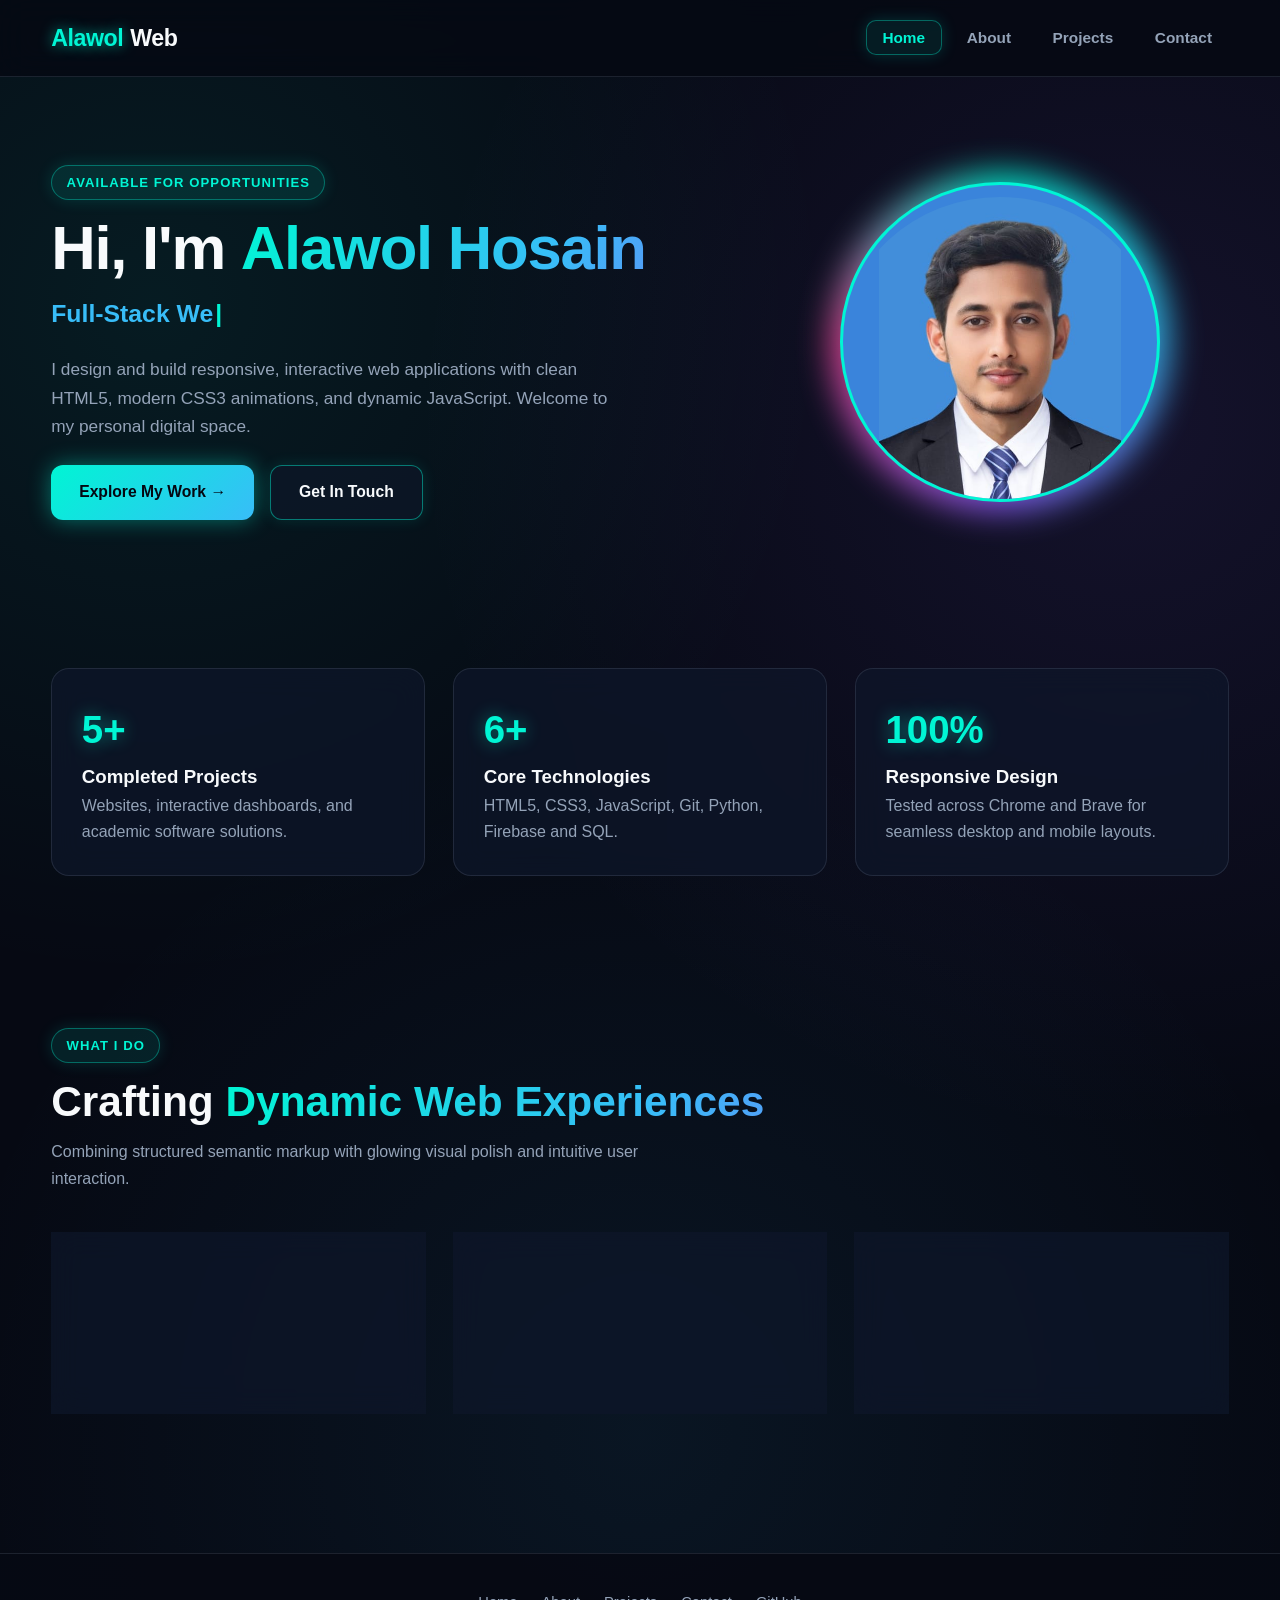
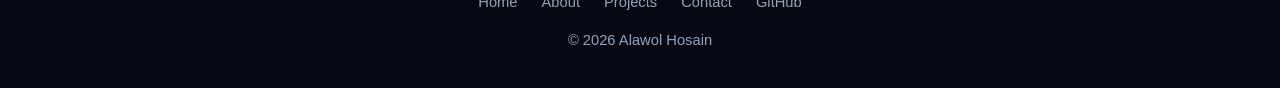
<file: index.html>
<!doctype html>
<html lang="en">
  <head>
    <meta charset="UTF-8" />
    <meta name="viewport" content="width=device-width, initial-scale=1.0" />
    <title>Alawol Hosain | Personal Portfolio - Home</title>
    <link rel="stylesheet" href="css/style.css" />
  </head>
  <body>
    <!-- COMMON NAVIGATION HEADER -->
    <header class="site-header">
      <div class="container nav-container">
        <!-- Brand Name -->
        <a href="index.html" class="brand-logo"><span>Alawol</span>Web</a>

        <button
          class="menu-toggle"
          id="menuToggle"
          aria-label="Toggle Menu"
          aria-expanded="false"
        >
          &#9776;
        </button>

        <nav aria-label="Primary Navigation">
          <ul class="nav-menu" id="navMenu">
            <li><a href="index.html" class="nav-link active">Home</a></li>
            <li><a href="about.html" class="nav-link">About</a></li>
            <li><a href="projects.html" class="nav-link">Projects</a></li>
            <li><a href="contact.html" class="nav-link">Contact</a></li>
          </ul>
        </nav>
      </div>
    </header>

    <main>
      <!-- HERO SECTION -->
      <section class="hero-section">
        <div class="container hero-grid">
          <div class="reveal">
            <span class="section-tag">Available for Opportunities</span>
            <h1 class="hero-title">
              Hi, I'm <span class="glow-text">Alawol Hosain</span>
            </h1>

            <div class="typing-wrapper" aria-live="polite">
              <span id="typingText"></span><span class="cursor">|</span>
            </div>

            <!-- Introductory Bio -->
            <p class="hero-desc">
              I design and build responsive, interactive web applications with
              clean HTML5, modern CSS3 animations, and dynamic JavaScript.
              Welcome to my personal digital space.
            </p>

            <div class="btn-group">
              <a href="projects.html" class="btn btn-glow"
                >Explore My Work &rarr;</a
              >
              <a href="contact.html" class="btn btn-outline">Get In Touch</a>
            </div>
          </div>

          <div class="hero-avatar-box reveal">
            <!-- My own photo file -->
            <img src="assets/ALAWOL.jpeg" alt="Portrait illustration" />
          </div>
        </div>
      </section>

      <!-- ANIMATED METRICS SECTION -->
      <section class="section">
        <div class="container">
          <div class="grid-3 reveal">
            <!-- 1st ANIMATED METRICS SECTION -->
            <article class="glass-card">
              <div class="stat-number" data-target="5" data-suffix="+">0</div>
              <h3>Completed Projects</h3>
              <p class="section-subtitle" style="margin-bottom: 0">
                Websites, interactive dashboards, and academic software
                solutions.
              </p>
            </article>
            <!-- 2nd ANIMATED METRICS SECTION -->
            <article class="glass-card">
              <div class="stat-number" data-target="6" data-suffix="+">0</div>
              <h3>Core Technologies</h3>
              <p class="section-subtitle" style="margin-bottom: 0">
                HTML5, CSS3, JavaScript, Git, Python, Firebase and SQL.
              </p>
            </article>
            <!-- 3rd ANIMATED METRICS SECTION -->
            <article class="glass-card">
              <div class="stat-number" data-target="100" data-suffix="%">0</div>
              <h3>Responsive Design</h3>
              <p class="section-subtitle" style="margin-bottom: 0">
                Tested across Chrome and Brave for seamless desktop and mobile
                layouts.
              </p>
            </article>
          </div>
        </div>
      </section>

      <!-- FEATURED HIGHLIGHTS SECTION -->
      <section class="section">
        <div class="container reveal">
          <span class="section-tag">What I Do</span>
          <h2 class="section-title">
            Crafting <span class="glow-text">Dynamic Web Experiences</span>
          </h2>
          <p class="section-subtitle">
            Combining structured semantic markup with glowing visual polish and
            intuitive user interaction.
          </p>

          <div class="grid-3">
            <!--1st FEATURED HIGHLIGHTS SECTION -->
            <article class="glass-card">
              <h3 class="neon-accent">01. Semantic Frontend</h3>
              <p style="margin-top: 0.6rem; color: var(--text-muted)">
                Clean, accessible HTML5 architecture using proper document
                structure, tables, lists, and forms.
              </p>
            </article>
            <!--2nd FEATURED HIGHLIGHTS SECTION -->
            <article class="glass-card">
              <h3 class="neon-accent">02. Modern CSS Styling</h3>
              <p style="margin-top: 0.6rem; color: var(--text-muted)">
                Custom keyframe animations, neon glow effects, Flexbox/Grid
                layouts, and glassmorphism cards.
              </p>
            </article>
            <!--3rd FEATURED HIGHLIGHTS SECTION -->
            <article class="glass-card">
              <h3 class="neon-accent">03. Interactive JavaScript</h3>
              <p style="margin-top: 0.6rem; color: var(--text-muted)">
                DOM manipulation, live project filtering, animated typing text,
                and client-side form validation.
              </p>
            </article>
          </div>
        </div>
      </section>
    </main>

    <!-- COMMON FOOTER -->
    <footer class="site-footer">
      <div class="container">
        <div class="footer-links">
          <a href="index.html">Home</a>
          <a href="about.html">About</a>
          <a href="projects.html">Projects</a>
          <a href="contact.html">Contact</a>
          <!-- MY GitHub URLs -->
          <a
            href="https://github.com/alawoldiu"
            target="_blank"
            rel="noopener noreferrer"
            >GitHub</a
          >
        </div>
        <!-- Copyright Name & Year -->
        <p>&copy; 2026 Alawol Hosain</p>
      </div>
    </footer>

    <script src="js/script.js"></script>
  </body>
</html>
</file>
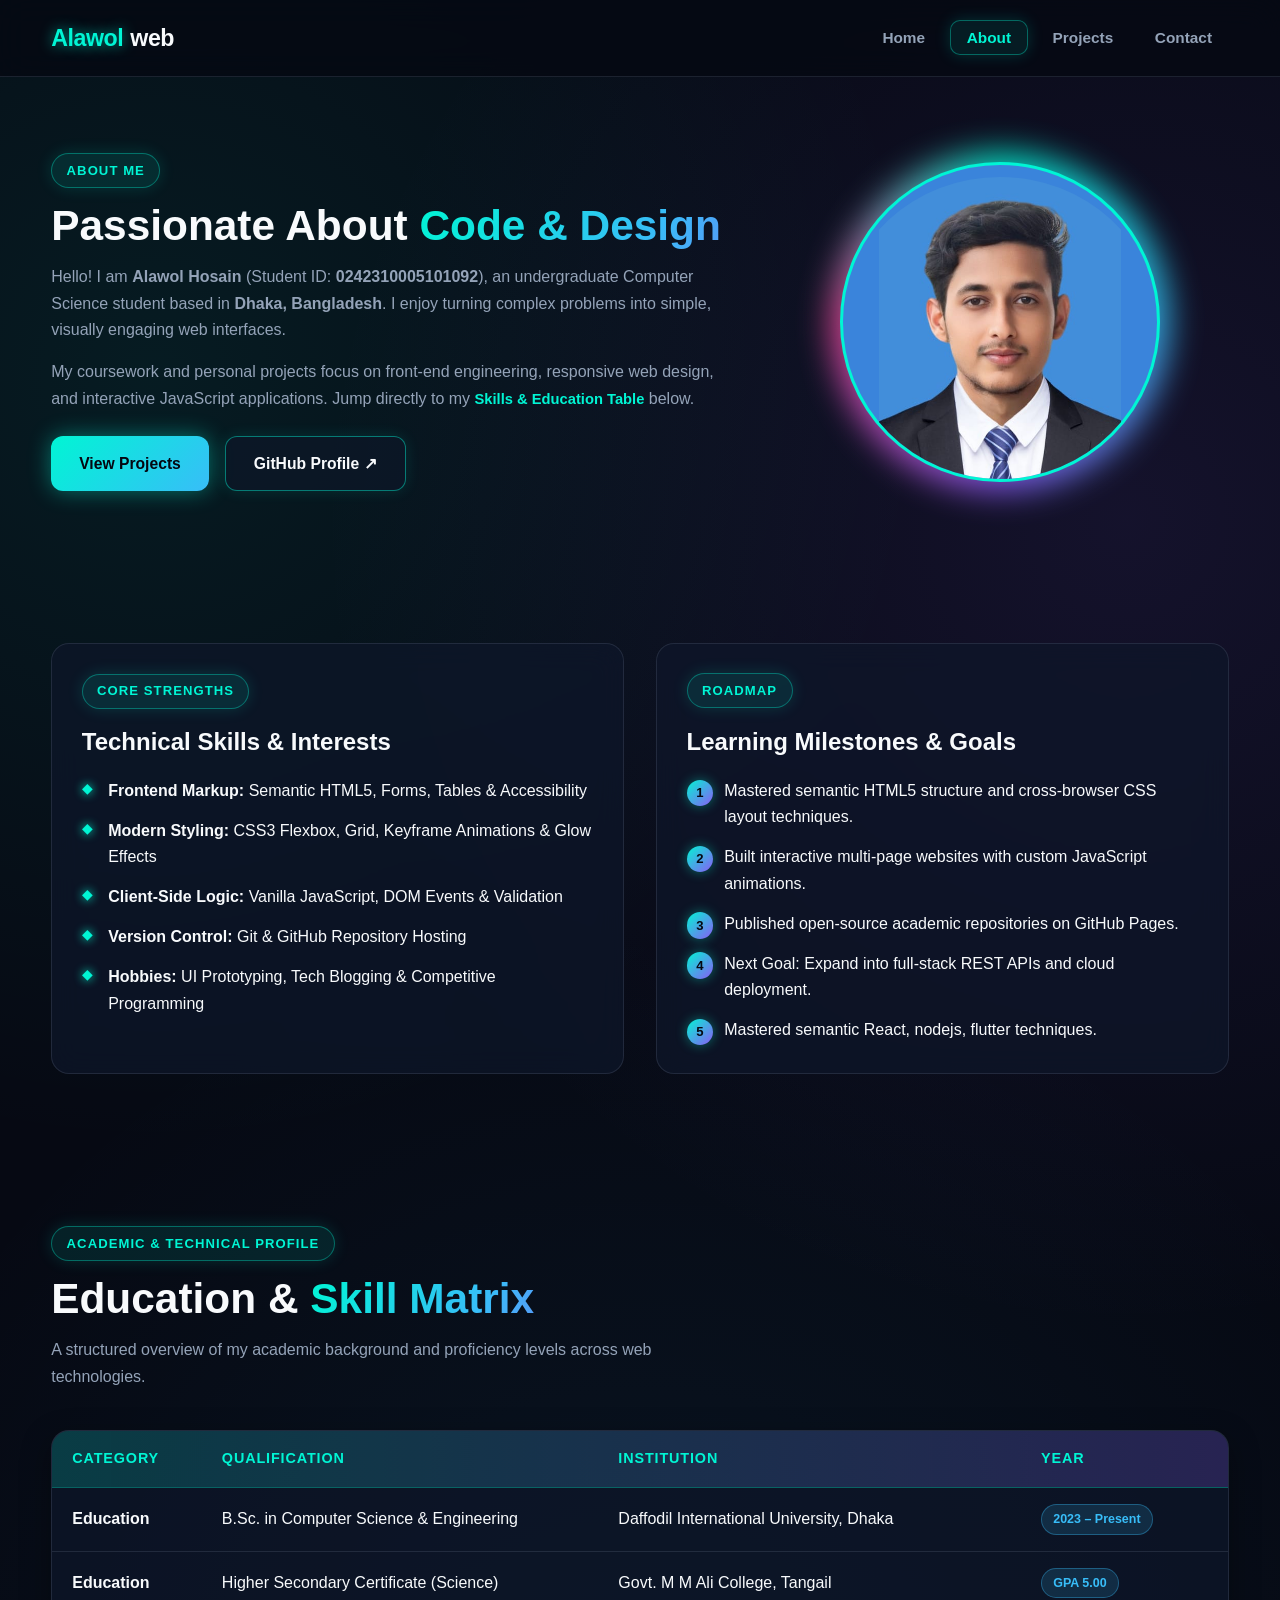
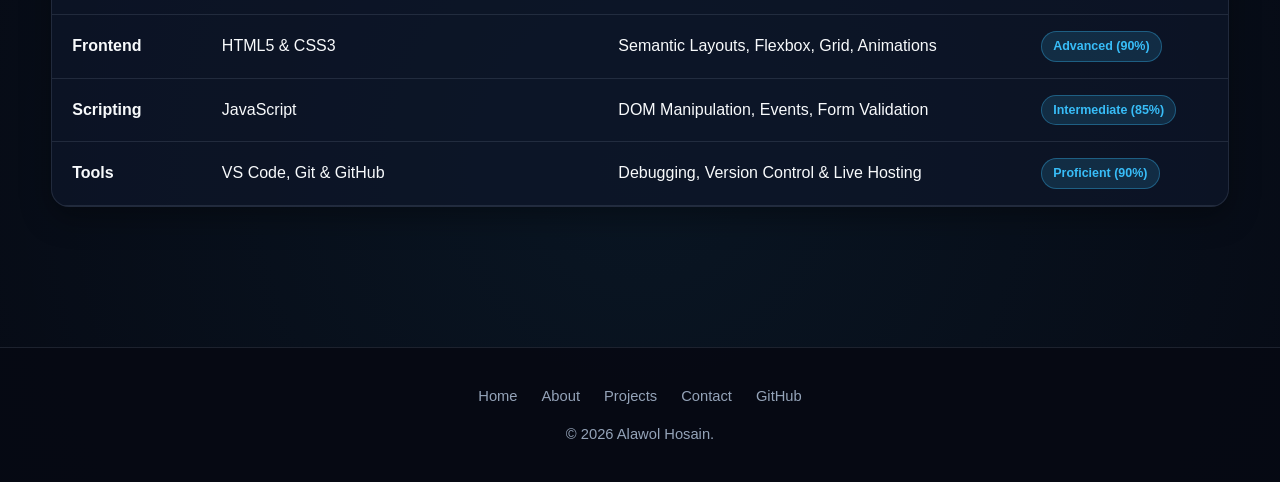
<file: about.html>
<!doctype html>
<html lang="en">
  <head>
    <meta charset="UTF-8" />
    <meta name="viewport" content="width=device-width, initial-scale=1.0" />
    <title>Alawol Hosain | About &amp; Skills</title>
    <link rel="stylesheet" href="css/style.css" />
  </head>
  <body>
    <!-- COMMON NAVIGATION HEADER -->
    <header class="site-header">
      <div class="container nav-container">
        <a href="index.html" class="brand-logo"><span>Alawol</span>web</a>
        <button
          class="menu-toggle"
          id="menuToggle"
          aria-label="Toggle Menu"
          aria-expanded="false"
        >
          &#9776;
        </button>
        <nav aria-label="Primary Navigation">
          <ul class="nav-menu" id="navMenu">
            <li><a href="index.html" class="nav-link">Home</a></li>
            <li><a href="about.html" class="nav-link active">About</a></li>
            <li><a href="projects.html" class="nav-link">Projects</a></li>
            <li><a href="contact.html" class="nav-link">Contact</a></li>
          </ul>
        </nav>
      </div>
    </header>

    <main>
      <!-- PROFILE OVERVIEW -->
      <section class="section">
        <div class="container hero-grid reveal">
          <div>
            <span class="section-tag">About Me</span>
            <h1 class="section-title">
              Passionate About <span class="glow-text">Code &amp; Design</span>
            </h1>
            <!--personal bio paragraphs -->
            <p style="color: var(--text-muted); margin-bottom: 1rem">
              Hello! I am <strong>Alawol Hosain</strong> (Student ID:
              <strong>0242310005101092</strong>), an undergraduate Computer
              Science student based in <strong>Dhaka, Bangladesh</strong>. I
              enjoy turning complex problems into simple, visually engaging web
              interfaces.
            </p>
            <p style="color: var(--text-muted)">
              My coursework and personal projects focus on front-end
              engineering, responsive web design, and interactive JavaScript
              applications. Jump directly to my
              <a href="#skills-table" class="ext-link"
                >Skills &amp; Education Table</a
              >
              below.
            </p>
            <div class="btn-group">
              <a href="projects.html" class="btn btn-glow">View Projects</a>
              <a
                href="https://github.com/alawoldiu"
                target="_blank"
                rel="noopener noreferrer"
                class="btn btn-outline"
                >GitHub Profile &#8599;</a
              >
            </div>
          </div>

          <div class="hero-avatar-box">
            <img src="assets/ALAWOL.jpeg" alt="profile illustration" />
          </div>
        </div>
      </section>

      <!-- ORDERED & UNORDERED LISTS SECTION -->
      <section class="section">
        <div class="container grid-2 reveal">
          <!-- Unordered List -->
          <article class="glass-card">
            <span class="section-tag">Core Strengths</span>
            <h2>Technical Skills &amp; Interests</h2>
            <!-- EDIT: Customize unordered list items -->
            <ul class="styled-ul">
              <li>
                <strong>Frontend Markup:</strong> Semantic HTML5, Forms, Tables
                &amp; Accessibility
              </li>
              <li>
                <strong>Modern Styling:</strong> CSS3 Flexbox, Grid, Keyframe
                Animations &amp; Glow Effects
              </li>
              <li>
                <strong>Client-Side Logic:</strong> Vanilla JavaScript, DOM
                Events &amp; Validation
              </li>
              <li>
                <strong>Version Control:</strong> Git &amp; GitHub Repository
                Hosting
              </li>
              <li>
                <strong>Hobbies:</strong> UI Prototyping, Tech Blogging &amp;
                Competitive Programming
              </li>
            </ul>
          </article>

          <!-- Ordered List -->
          <article class="glass-card">
            <span class="section-tag">Roadmap</span>
            <h2>Learning Milestones &amp; Goals</h2>
            <!-- ordered list items -->
            <ol class="styled-ol">
              <li>
                Mastered semantic HTML5 structure and cross-browser CSS layout
                techniques.
              </li>
              <li>
                Built interactive multi-page websites with custom JavaScript
                animations.
              </li>
              <li>
                Published open-source academic repositories on GitHub Pages.
              </li>
              <li>
                Next Goal: Expand into full-stack REST APIs and cloud
                deployment.
              </li>
              <li>Mastered semantic React, nodejs, flutter techniques.</li>
            </ol>
          </article>
        </div>
      </section>

      <!-- EDUCATION & SKILLS TABLE SECTION -->
      <section class="section" id="skills-table">
        <div class="container reveal">
          <span class="section-tag">Academic &amp; Technical Profile</span>
          <h2 class="section-title">
            Education &amp; <span class="glow-text">Skill Matrix</span>
          </h2>
          <p class="section-subtitle">
            A structured overview of my academic background and proficiency
            levels across web technologies.
          </p>

          <!-- table rows with education & skills -->
          <div class="table-wrapper">
            <table class="portfolio-table">
              <thead>
                <tr>
                  <th>Category</th>
                  <th>Qualification</th>
                  <th>Institution</th>
                  <th>Year</th>
                </tr>
              </thead>
              <tbody>
                <tr>
                  <td><strong>Education</strong></td>
                  <td>B.Sc. in Computer Science &amp; Engineering</td>
                  <td>Daffodil International University, Dhaka</td>
                  <td><span class="badge">2023 – Present</span></td>
                </tr>
                <tr>
                  <td><strong>Education</strong></td>
                  <td>Higher Secondary Certificate (Science)</td>
                  <td>Govt. M M Ali College, Tangail</td>
                  <td><span class="badge">GPA 5.00</span></td>
                </tr>
                <tr>
                  <td><strong>Frontend</strong></td>
                  <td>HTML5 &amp; CSS3</td>
                  <td>Semantic Layouts, Flexbox, Grid, Animations</td>
                  <td><span class="badge">Advanced (90%)</span></td>
                </tr>
                <tr>
                  <td><strong>Scripting</strong></td>
                  <td>JavaScript</td>
                  <td>DOM Manipulation, Events, Form Validation</td>
                  <td><span class="badge">Intermediate (85%)</span></td>
                </tr>
                <tr>
                  <td><strong>Tools</strong></td>
                  <td>VS Code, Git &amp; GitHub</td>
                  <td>Debugging, Version Control &amp; Live Hosting</td>
                  <td><span class="badge">Proficient (90%)</span></td>
                </tr>
              </tbody>
            </table>
          </div>
        </div>
      </section>
    </main>

    <!-- COMMON FOOTER -->
    <footer class="site-footer">
      <div class="container">
        <div class="footer-links">
          <a href="index.html">Home</a>
          <a href="about.html">About</a>
          <a href="projects.html">Projects</a>
          <a href="contact.html">Contact</a>
          <a
            href="https://github.com/alawoldiu"
            target="_blank"
            rel="noopener noreferrer"
            >GitHub</a
          >
        </div>
        <p>&copy; 2026 Alawol Hosain.</p>
      </div>
    </footer>

    <script src="js/script.js"></script>
  </body>
</html>
</file>
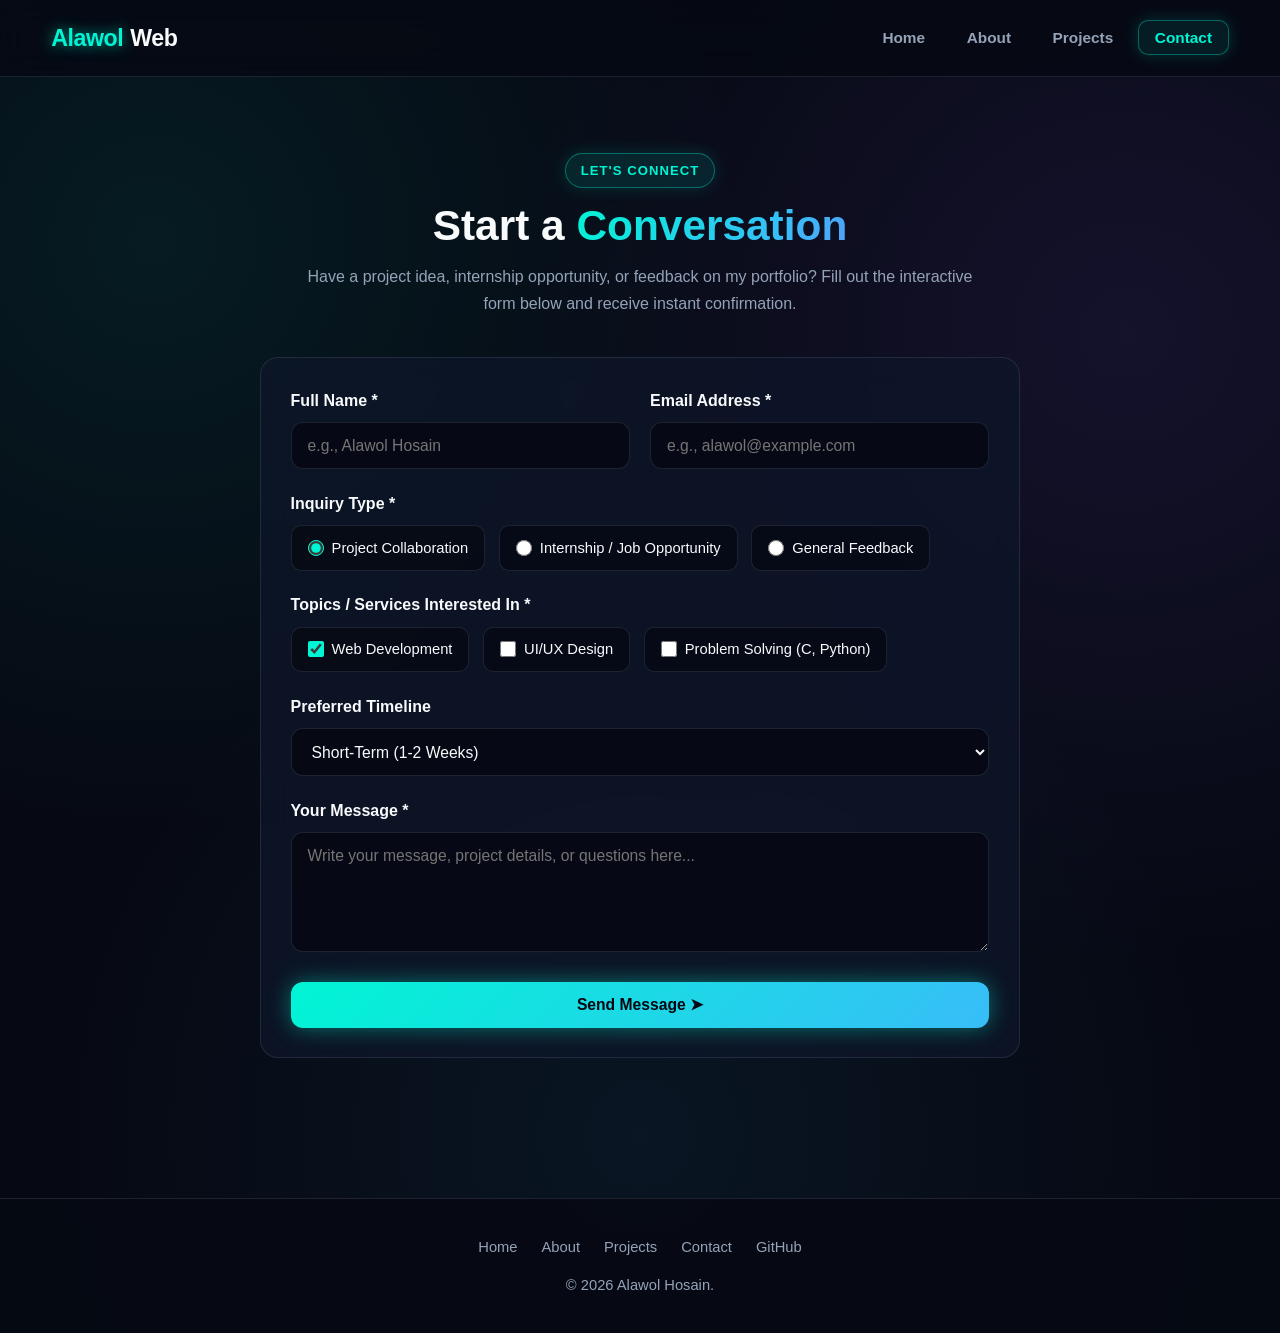
<file: contact.html>
<!doctype html>
<html lang="en">
  <head>
    <meta charset="UTF-8" />
    <meta name="viewport" content="width=device-width, initial-scale=1.0" />
    <title>Alawol Hosain | Contact Me</title>
    <link rel="stylesheet" href="css/style.css" />
  </head>
  <body>
    <!-- COMMON NAVIGATION HEADER -->
    <header class="site-header">
      <div class="container nav-container">
        <a href="index.html" class="brand-logo"><span>Alawol</span>Web</a>
        <button
          class="menu-toggle"
          id="menuToggle"
          aria-label="Toggle Menu"
          aria-expanded="false"
        >
          &#9776;
        </button>
        <nav aria-label="Primary Navigation">
          <ul class="nav-menu" id="navMenu">
            <li><a href="index.html" class="nav-link">Home</a></li>
            <li><a href="about.html" class="nav-link">About</a></li>
            <li><a href="projects.html" class="nav-link">Projects</a></li>
            <li><a href="contact.html" class="nav-link active">Contact</a></li>
          </ul>
        </nav>
      </div>
    </header>

    <main>
      <section class="section">
        <div class="container reveal">
          <div
            style="text-align: center; max-width: 680px; margin: 0 auto 2.5rem"
          >
            <span class="section-tag">Let's Connect</span>
            <h1 class="section-title">
              Start a <span class="glow-text">Conversation</span>
            </h1>
            <p style="color: var(--text-muted)">
              Have a project idea, internship opportunity, or feedback on my
              portfolio? Fill out the interactive form below and receive instant
              confirmation.
            </p>
          </div>

          <!-- INTERACTIVE CONTACT FORM -->
          <div class="glass-card form-card">
            <form id="contactForm" novalidate>
              <!-- WEB3FORMS CONFIGURATION (Hidden Inputs for Direct Email Delivery) -->
              <!-- Access Key: Connects this static form directly to your Gmail inbox -->
              <input
                type="hidden"
                name="access_key"
                value="62f30584-64b6-43be-b616-7b8245194522"
              />
              <!-- Custom Email Subject Line shown in your inbox -->
              <input
                type="hidden"
                name="subject"
                value="New Contact Message - AlawolWeb Portfolio"
              />
              <!-- Sender Name displayed in the email notification header -->
              <input
                type="hidden"
                name="from_name"
                value="AlawolWeb Portfolio Form"
              />

              <!-- Row 1: Text Input & Email Input -->
              <div class="form-row">
                <div class="form-group">
                  <label for="fullName" class="form-label">Full Name *</label>
                  <input
                    type="text"
                    id="fullName"
                    name="fullName"
                    class="form-control"
                    placeholder="e.g., Alawol Hosain"
                    required
                  />
                  <div class="error-msg" id="nameError">
                    Please enter your full name (at least 2 characters).
                  </div>
                </div>

                <div class="form-group">
                  <label for="emailAddress" class="form-label"
                    >Email Address *</label
                  >
                  <input
                    type="email"
                    id="emailAddress"
                    name="emailAddress"
                    class="form-control"
                    placeholder="e.g., alawol@example.com"
                    required
                  />
                  <div class="error-msg" id="emailError">
                    Please enter a valid email address.
                  </div>
                </div>
              </div>

              <!-- Row 2: Radio Buttons -->
              <div class="form-group">
                <span class="form-label">Inquiry Type *</span>
                <div class="option-group">
                  <label class="option-pill">
                    <input
                      type="radio"
                      name="inquiryType"
                      value="Project Collaboration"
                      checked
                    />
                    Project Collaboration
                  </label>
                  <label class="option-pill">
                    <input
                      type="radio"
                      name="inquiryType"
                      value="Internship / Job Opportunity"
                    />
                    Internship / Job Opportunity
                  </label>
                  <label class="option-pill">
                    <input
                      type="radio"
                      name="inquiryType"
                      value="General Feedback"
                    />
                    General Feedback
                  </label>
                </div>
              </div>

              <!-- Row 3: Checkboxes -->
              <div class="form-group">
                <span class="form-label"
                  >Topics / Services Interested In *</span
                >
                <div class="option-group">
                  <label class="option-pill">
                    <input
                      type="checkbox"
                      name="services"
                      value="Web Development"
                      checked
                    />
                    Web Development
                  </label>
                  <label class="option-pill">
                    <input
                      type="checkbox"
                      name="services"
                      value="UI/UX Design"
                    />
                    UI/UX Design
                  </label>
                  <label class="option-pill">
                    <input
                      type="checkbox"
                      name="services"
                      value="Problem Solving"
                    />
                    Problem Solving (C, Python)
                  </label>
                </div>
                <div class="error-msg" id="serviceError">
                  Please select at least one topic or service.
                </div>
              </div>

              <!-- Row 4: Dropdown (<select>) -->
              <div class="form-group">
                <label for="timeline" class="form-label"
                  >Preferred Timeline</label
                >
                <select id="timeline" name="timeline" class="form-control">
                  <option value="Immediate (Within 1 Day)">
                    Immediate (Within 1 Day)
                  </option>
                  <option value="Short-Term (1-2 Weeks)" selected>
                    Short-Term (1-2 Weeks)
                  </option>
                  <option value="Long-Term / Flexible">
                    Long-Term / Flexible
                  </option>
                </select>
              </div>

              <!-- Row 5: Textarea -->
              <div class="form-group">
                <label for="message" class="form-label">Your Message *</label>
                <textarea
                  id="message"
                  name="message"
                  rows="5"
                  class="form-control"
                  placeholder="Write your message, project details, or questions here..."
                  required
                ></textarea>
                <div class="error-msg" id="messageError">
                  Please write a message of at least 10 characters.
                </div>
              </div>

              <!-- Submit Button -->
              <button type="submit" class="btn btn-glow" style="width: 100%">
                Send Message &#10148;
              </button>
            </form>

            <!-- Dynamic Submission Receipt -->
            <div
              class="form-feedback"
              id="formFeedback"
              role="status"
              aria-live="polite"
            ></div>
          </div>
        </div>
      </section>
    </main>

    <!-- COMMON FOOTER -->
    <footer class="site-footer">
      <div class="container">
        <div class="footer-links">
          <a href="index.html">Home</a>
          <a href="about.html">About</a>
          <a href="projects.html">Projects</a>
          <a href="contact.html">Contact</a>
          <a
            href="https://github.com/alawoldiu"
            target="_blank"
            rel="noopener noreferrer"
            >GitHub</a
          >
        </div>
        <p>&copy; 2026 Alawol Hosain.</p>
      </div>
    </footer>

    <script src="js/script.js"></script>
  </body>
</html>
</file>
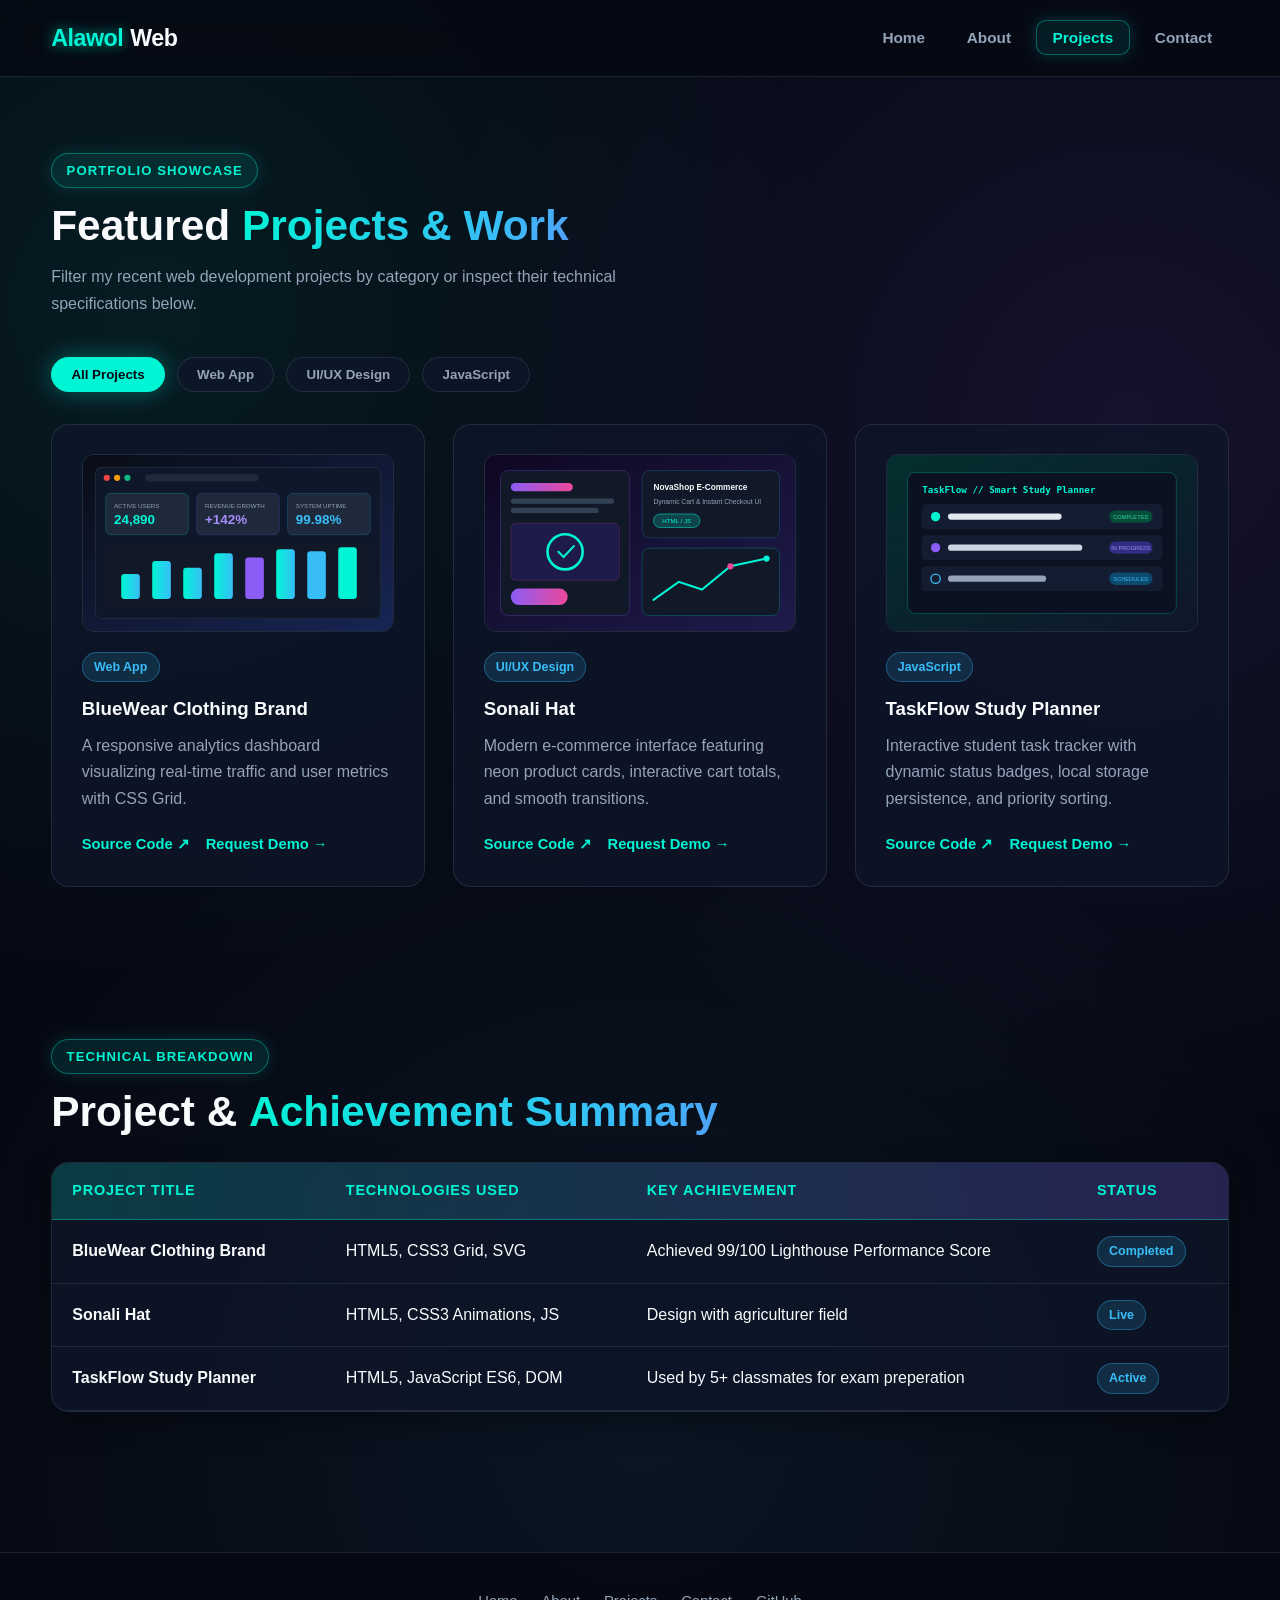
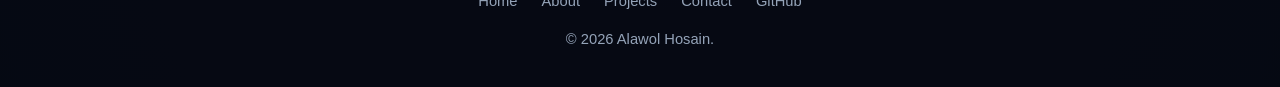
<file: projects.html>
<!doctype html>
<html lang="en">
  <head>
    <meta charset="UTF-8" />
    <meta name="viewport" content="width=device-width, initial-scale=1.0" />
    <title>Alawol Hosain | Projects &amp; Achievements</title>
    <link rel="stylesheet" href="css/style.css" />
  </head>
  <body>
    <!-- COMMON NAVIGATION HEADER -->
    <header class="site-header">
      <div class="container nav-container">
        <a href="index.html" class="brand-logo"><span>Alawol</span>Web</a>
        <button
          class="menu-toggle"
          id="menuToggle"
          aria-label="Toggle Menu"
          aria-expanded="false"
        >
          &#9776;
        </button>
        <nav aria-label="Primary Navigation">
          <ul class="nav-menu" id="navMenu">
            <li><a href="index.html" class="nav-link">Home</a></li>
            <li><a href="about.html" class="nav-link">About</a></li>
            <li>
              <a href="projects.html" class="nav-link active">Projects</a>
            </li>
            <li><a href="contact.html" class="nav-link">Contact</a></li>
          </ul>
        </nav>
      </div>
    </header>

    <main>
      <section class="section">
        <div class="container reveal">
          <span class="section-tag">Portfolio Showcase</span>
          <h1 class="section-title">
            Featured <span class="glow-text">Projects &amp; Work</span>
          </h1>
          <p class="section-subtitle">
            Filter my recent web development projects by category or inspect
            their technical specifications below.
          </p>

          <!-- INTERACTIVE FILTER BUTTONS -->
          <div
            class="filter-bar"
            role="group"
            aria-label="Filter projects by category"
          >
            <button class="filter-btn active" data-filter="all">
              All Projects
            </button>
            <button class="filter-btn" data-filter="web">Web App</button>
            <button class="filter-btn" data-filter="ui">UI/UX Design</button>
            <button class="filter-btn" data-filter="js">JavaScript</button>
          </div>

          <!-- PROJECT CARDS GRID -->
          <div class="grid-3">
            <!-- Project 1 -->
            <article class="glass-card project-card" data-category="web">
              <img
                src="assets/project1.svg"
                alt="BlueWear Dashboard preview"
                class="project-img"
              />
              <span class="badge">Web App</span>
              <h3 style="margin-top: 0.75rem">BlueWear Clothing Brand</h3>
              <p style="color: var(--text-muted); margin-top: 0.5rem">
                A responsive analytics dashboard visualizing real-time traffic
                and user metrics with CSS Grid.
              </p>
              <div class="project-links">
                <a
                  href="https://github.com/"
                  target="_blank"
                  rel="noopener noreferrer"
                  class="ext-link"
                  >Source Code &#8599;</a
                >
                <a href="contact.html" class="ext-link">Request Demo &rarr;</a>
              </div>
            </article>

            <!-- Project 2 -->
            <article class="glass-card project-card" data-category="ui">
              <img
                src="assets/project2.svg"
                alt="NovaShop E-Commerce UI preview"
                class="project-img"
              />
              <span class="badge">UI/UX Design</span>
              <h3 style="margin-top: 0.75rem">Sonali Hat</h3>
              <p style="color: var(--text-muted); margin-top: 0.5rem">
                Modern e-commerce interface featuring neon product cards,
                interactive cart totals, and smooth transitions.
              </p>
              <div class="project-links">
                <a
                  href="https://github.com/"
                  target="_blank"
                  rel="noopener noreferrer"
                  class="ext-link"
                  >Source Code &#8599;</a
                >
                <a href="contact.html" class="ext-link">Request Demo &rarr;</a>
              </div>
            </article>

            <!-- Project 3 -->
            <article class="glass-card project-card" data-category="js">
              <img
                src="assets/project3.svg"
                alt="TaskFlow Study Planner preview"
                class="project-img"
              />
              <span class="badge">JavaScript</span>
              <h3 style="margin-top: 0.75rem">TaskFlow Study Planner</h3>
              <p style="color: var(--text-muted); margin-top: 0.5rem">
                Interactive student task tracker with dynamic status badges,
                local storage persistence, and priority sorting.
              </p>
              <div class="project-links">
                <a
                  href="https://github.com/"
                  target="_blank"
                  rel="noopener noreferrer"
                  class="ext-link"
                  >Source Code &#8599;</a
                >
                <a href="contact.html" class="ext-link">Request Demo &rarr;</a>
              </div>
            </article>
          </div>
        </div>
      </section>

      <!-- PROJECT SUMMARY TABLE -->
      <section class="section">
        <div class="container reveal">
          <span class="section-tag">Technical Breakdown</span>
          <h2 class="section-title">
            Project &amp; <span class="glow-text">Achievement Summary</span>
          </h2>

          <div class="table-wrapper" style="margin-top: 1.5rem">
            <table class="portfolio-table">
              <thead>
                <tr>
                  <th>Project Title</th>
                  <th>Technologies Used</th>
                  <th>Key Achievement</th>
                  <th>Status</th>
                </tr>
              </thead>
              <tbody>
                <tr>
                  <td><strong>BlueWear Clothing Brand</strong></td>
                  <td>HTML5, CSS3 Grid, SVG</td>
                  <td>Achieved 99/100 Lighthouse Performance Score</td>
                  <td><span class="badge">Completed</span></td>
                </tr>
                <tr>
                  <td><strong>Sonali Hat</strong></td>
                  <td>HTML5, CSS3 Animations, JS</td>
                  <td>Design with agriculturer field</td>
                  <td><span class="badge">Live</span></td>
                </tr>
                <tr>
                  <td><strong>TaskFlow Study Planner</strong></td>
                  <td>HTML5, JavaScript ES6, DOM</td>
                  <td>Used by 5+ classmates for exam preperation</td>
                  <td><span class="badge">Active</span></td>
                </tr>
              </tbody>
            </table>
          </div>
        </div>
      </section>
    </main>

    <!-- COMMON FOOTER -->
    <footer class="site-footer">
      <div class="container">
        <div class="footer-links">
          <a href="index.html">Home</a>
          <a href="about.html">About</a>
          <a href="projects.html">Projects</a>
          <a href="contact.html">Contact</a>
          <a
            href="https://github.com/alawoldiu"
            target="_blank"
            rel="noopener noreferrer"
            >GitHub</a
          >
        </div>
        <p>&copy; 2026 Alawol Hosain.</p>
      </div>
    </footer>

    <script src="js/script.js"></script>
  </body>
</html>
</file>
<file: css/style.css>
/* ==========================================================================
   PERSONAL PORTFOLIO STYLESHEET
   Features: Dark Glassmorphism, Animated Glowing Text, Shimmer Buttons,
             Responsive Grid/Flexbox, Accessible Forms & Styled Tables
   ========================================================================== */

:root {
  --bg-primary: #060913;
  --bg-secondary: #0c1222;
  --bg-card: rgba(15, 23, 42, 0.72);
  --border-glass: rgba(148, 163, 184, 0.16);
  --border-glow: rgba(0, 245, 212, 0.45);
  --cyan: #00f5d4;
  --sky: #38bdf8;
  --violet: #8b5cf6;
  --pink: #ec4899;
  --text-main: #f8fafc;
  --text-muted: #94a3b8;
  --shadow-cyan: 0 0 24px rgba(0, 245, 212, 0.35);
  --shadow-violet: 0 0 28px rgba(139, 92, 246, 0.35);
  --radius-lg: 18px;
  --radius-md: 12px;
  --transition: all 0.32s cubic-bezier(0.22, 1, 0.36, 1);
}

/* Reset & Base */
*,
*::before,
*::after {
  box-sizing: border-box;
  margin: 0;
  padding: 0;
}

html {
  scroll-behavior: smooth;
  font-size: 16px;
}

body {
  font-family:
    "Segoe UI",
    Inter,
    -apple-system,
    BlinkMacSystemFont,
    Roboto,
    sans-serif;
  background-color: var(--bg-primary);
  color: var(--text-main);
  line-height: 1.65;
  overflow-x: hidden;
  min-height: 100vh;
  display: flex;
  flex-direction: column;
  background-image:
    radial-gradient(
      circle at 12% 18%,
      rgba(0, 245, 212, 0.08) 0%,
      transparent 38%
    ),
    radial-gradient(
      circle at 88% 25%,
      rgba(139, 92, 246, 0.11) 0%,
      transparent 42%
    ),
    radial-gradient(
      circle at 50% 85%,
      rgba(56, 189, 248, 0.07) 0%,
      transparent 45%
    );
}

main {
  flex: 1;
}

a {
  color: inherit;
  text-decoration: none;
  transition: var(--transition);
}

img {
  max-width: 100%;
  display: block;
}

.container {
  width: 92%;
  max-width: 1180px;
  margin: 0 auto;
}

/* ==========================================================================
   ANIMATED & GLOWING TYPOGRAPHY
   ========================================================================== */
@keyframes gradientShift {
  0% {
    background-position: 0% 50%;
  }
  50% {
    background-position: 100% 50%;
  }
  100% {
    background-position: 0% 50%;
  }
}

@keyframes pulseGlow {
  0%,
  100% {
    text-shadow:
      0 0 14px rgba(0, 245, 212, 0.45),
      0 0 32px rgba(56, 189, 248, 0.25);
  }
  50% {
    text-shadow:
      0 0 22px rgba(0, 245, 212, 0.85),
      0 0 48px rgba(139, 92, 246, 0.55);
  }
}

@keyframes blinkCursor {
  0%,
  49% {
    opacity: 1;
  }
  50%,
  100% {
    opacity: 0;
  }
}

@keyframes floatSlow {
  0%,
  100% {
    transform: translateY(0px);
  }
  50% {
    transform: translateY(-10px);
  }
}

.glow-text {
  background: linear-gradient(
    120deg,
    var(--cyan),
    var(--sky),
    var(--violet),
    var(--cyan)
  );
  background-size: 240% auto;
  -webkit-background-clip: text;
  background-clip: text;
  color: transparent;
  animation:
    gradientShift 6s ease infinite,
    pulseGlow 4s ease-in-out infinite;
  font-weight: 800;
}

.neon-accent {
  color: var(--cyan);
  text-shadow: 0 0 14px rgba(0, 245, 212, 0.5);
}

.typing-wrapper {
  font-size: clamp(1.15rem, 2.4vw, 1.55rem);
  font-weight: 600;
  color: var(--sky);
  min-height: 2.3rem;
  margin: 0.75rem 0 1.25rem;
}

.cursor {
  display: inline-block;
  color: var(--cyan);
  font-weight: 700;
  margin-left: 2px;
  animation: blinkCursor 0.85s infinite;
}

.section-tag {
  display: inline-block;
  padding: 0.35rem 0.9rem;
  border-radius: 999px;
  font-size: 0.82rem;
  font-weight: 700;
  letter-spacing: 0.08em;
  text-transform: uppercase;
  color: var(--cyan);
  background: rgba(0, 245, 212, 0.1);
  border: 1px solid rgba(0, 245, 212, 0.35);
  box-shadow: 0 0 16px rgba(0, 245, 212, 0.15);
  margin-bottom: 0.85rem;
}

.section-title {
  font-size: clamp(1.85rem, 3.5vw, 2.65rem);
  line-height: 1.2;
  margin-bottom: 0.75rem;
}

.section-subtitle {
  color: var(--text-muted);
  max-width: 650px;
  margin-bottom: 2.5rem;
}

/* ==========================================================================
   COMMON HEADER & NAVIGATION MENU
   ========================================================================== */
.site-header {
  position: sticky;
  top: 0;
  z-index: 1000;
  background: rgba(6, 9, 19, 0.82);
  backdrop-filter: blur(16px);
  -webkit-backdrop-filter: blur(16px);
  border-bottom: 1px solid var(--border-glass);
}

.nav-container {
  display: flex;
  align-items: center;
  justify-content: space-between;
  height: 76px;
}

.brand-logo {
  font-size: 1.45rem;
  font-weight: 800;
  letter-spacing: -0.02em;
  display: flex;
  align-items: center;
  gap: 0.45rem;
}

.brand-logo span {
  color: var(--cyan);
  text-shadow: 0 0 14px rgba(0, 245, 212, 0.65);
}

.nav-menu {
  list-style: none;
  display: flex;
  align-items: center;
  gap: 0.5rem;
}

.nav-link {
  padding: 0.55rem 1.05rem;
  border-radius: 10px;
  font-weight: 600;
  font-size: 0.96rem;
  color: var(--text-muted);
  position: relative;
}

.nav-link:hover,
.nav-link.active {
  color: var(--text-main);
  background: rgba(0, 245, 212, 0.08);
}

.nav-link.active {
  color: var(--cyan);
  box-shadow:
    inset 0 0 0 1px rgba(0, 245, 212, 0.35),
    0 0 16px rgba(0, 245, 212, 0.18);
}

.menu-toggle {
  display: none;
  background: transparent;
  border: 1px solid var(--border-glass);
  color: var(--text-main);
  font-size: 1.45rem;
  padding: 0.35rem 0.7rem;
  border-radius: 10px;
  cursor: pointer;
}

/* ==========================================================================
   GLOWING & ANIMATED BUTTONS
   ========================================================================== */
.btn-group {
  display: flex;
  flex-wrap: wrap;
  gap: 1rem;
  margin-top: 1.5rem;
}

.btn {
  display: inline-flex;
  align-items: center;
  justify-content: center;
  gap: 0.5rem;
  padding: 0.85rem 1.75rem;
  border-radius: 12px;
  font-weight: 700;
  font-size: 0.98rem;
  cursor: pointer;
  border: none;
  position: relative;
  overflow: hidden;
  transition: var(--transition);
}

.btn-glow {
  background: linear-gradient(135deg, var(--cyan), var(--sky), var(--violet));
  background-size: 200% 200%;
  color: #040711;
  box-shadow: 0 0 22px rgba(0, 245, 212, 0.42);
}

.btn-glow::before {
  content: "";
  position: absolute;
  top: 0;
  left: -100%;
  width: 65%;
  height: 100%;
  background: linear-gradient(
    90deg,
    transparent,
    rgba(255, 255, 255, 0.55),
    transparent
  );
  transform: skewX(-22deg);
  transition: left 0.65s ease;
}

.btn-glow:hover {
  transform: translateY(-3px) scale(1.02);
  box-shadow:
    0 0 34px rgba(0, 245, 212, 0.72),
    0 0 54px rgba(139, 92, 246, 0.45);
  background-position: 100% 50%;
}

.btn-glow:hover::before {
  left: 145%;
}

.btn-outline {
  background: rgba(15, 23, 42, 0.65);
  color: var(--text-main);
  border: 1px solid rgba(0, 245, 212, 0.45);
  box-shadow: 0 0 15px rgba(0, 245, 212, 0.12);
}

.btn-outline:hover {
  transform: translateY(-3px);
  border-color: var(--cyan);
  color: var(--cyan);
  box-shadow: 0 0 26px rgba(0, 245, 212, 0.38);
}

/* ==========================================================================
   HERO & SECTIONS
   ========================================================================== */
.section {
  padding: 4.75rem 0;
}

.hero-section {
  padding: 5.5rem 0 4.5rem;
}

.hero-grid {
  display: grid;
  grid-template-columns: 1.25fr 0.85fr;
  align-items: center;
  gap: 3rem;
}

.hero-title {
  font-size: clamp(2.35rem, 5vw, 3.85rem);
  line-height: 1.12;
  letter-spacing: -0.02em;
}

.hero-desc {
  color: var(--text-muted);
  font-size: 1.08rem;
  max-width: 580px;
}

/* Animated Circle Frame & Neon Glow for Profile Image */
@keyframes spinRing {
  0% {
    transform: rotate(0deg);
  }
  100% {
    transform: rotate(360deg);
  }
}

@keyframes avatarGlow {
  0%,
  100% {
    border-color: var(--cyan);
    box-shadow:
      0 0 18px rgba(0, 245, 212, 0.6),
      0 0 42px rgba(56, 189, 248, 0.35);
  }
  50% {
    border-color: var(--violet);
    box-shadow:
      0 0 28px rgba(139, 92, 246, 0.8),
      0 0 58px rgba(0, 245, 212, 0.5);
  }
}

.hero-avatar-box {
  position: relative;
  width: min(320px, 78vw);
  height: min(320px, 78vw);
  margin: 0 auto;
  border-radius: 50%;
  animation: floatSlow 5s ease-in-out infinite;
}

.hero-avatar-box::before {
  content: "";
  position: absolute;
  inset: -10px;
  border-radius: 50%;
  background: conic-gradient(
    from 0deg,
    var(--cyan),
    var(--sky),
    var(--violet),
    var(--pink),
    var(--cyan)
  );
  filter: blur(16px);
  opacity: 0.85;
  z-index: -1;
  animation: spinRing 5s linear infinite;
}

.hero-avatar-box img {
  width: 100%;
  height: 100%;
  object-fit: contain; /* পুরো ছবিটি না কেটে সার্কেলের ভেতর ফিট করবে */
  object-position: center bottom;
  background-color: #3a84db; /* ছবির নীল ব্যাকগ্রাউন্ডের সাথে দুই পাশ মিশে থাকবে */
  padding-top: 12px; /* ওপর থেকে ছবিটি আরেকটু নিচে নামিয়ে ছোট দেখাবে */
  border-radius: 50%;
  border: 3px solid var(--cyan);
  animation: avatarGlow 3s ease-in-out infinite;
}

/* Glass Cards & Grids */
.grid-3 {
  display: grid;
  grid-template-columns: repeat(auto-fit, minmax(290px, 1fr));
  gap: 1.75rem;
}

.grid-2 {
  display: grid;
  grid-template-columns: repeat(auto-fit, minmax(330px, 1fr));
  gap: 2rem;
}

.glass-card {
  background: var(--bg-card);
  border: 1px solid var(--border-glass);
  border-radius: var(--radius-lg);
  padding: 1.85rem;
  backdrop-filter: blur(14px);
  transition: var(--transition);
  position: relative;
}

.glass-card:hover {
  transform: translateY(-6px);
  border-color: var(--border-glow);
  box-shadow:
    0 14px 36px rgba(0, 0, 0, 0.45),
    0 0 24px rgba(0, 245, 212, 0.16);
}

.stat-number {
  font-size: 2.4rem;
  font-weight: 800;
  color: var(--cyan);
  text-shadow: 0 0 18px rgba(0, 245, 212, 0.45);
}

/* ==========================================================================
   STYLED LISTS (ORDERED & UNORDERED)
   ========================================================================== */
.styled-ul,
.styled-ol {
  margin-top: 1rem;
  padding-left: 0;
  list-style: none;
  display: flex;
  flex-direction: column;
  gap: 0.85rem;
}

.styled-ul li {
  position: relative;
  padding-left: 1.65rem;
  color: var(--text-main);
}

.styled-ul li::before {
  content: "◆";
  position: absolute;
  left: 0;
  color: var(--cyan);
  text-shadow: 0 0 10px var(--cyan);
  font-size: 0.85rem;
}

.styled-ol {
  counter-reset: custom-counter;
}

.styled-ol li {
  counter-increment: custom-counter;
  position: relative;
  padding-left: 2.35rem;
}

.styled-ol li::before {
  content: counter(custom-counter);
  position: absolute;
  left: 0;
  top: 0.1rem;
  width: 1.65rem;
  height: 1.65rem;
  border-radius: 50%;
  background: linear-gradient(135deg, var(--cyan), var(--violet));
  color: #060913;
  font-weight: 800;
  font-size: 0.82rem;
  display: flex;
  align-items: center;
  justify-content: center;
  box-shadow: 0 0 12px rgba(0, 245, 212, 0.4);
}

/* ==========================================================================
   STYLED DATA TABLES
   ========================================================================== */
.table-wrapper {
  overflow-x: auto;
  border-radius: var(--radius-lg);
  border: 1px solid var(--border-glass);
  background: var(--bg-card);
  box-shadow: 0 10px 30px rgba(0, 0, 0, 0.35);
}

.portfolio-table {
  width: 100%;
  border-collapse: collapse;
  text-align: left;
  min-width: 600px;
}

.portfolio-table thead {
  background: linear-gradient(
    90deg,
    rgba(0, 245, 212, 0.18),
    rgba(139, 92, 246, 0.22)
  );
}

.portfolio-table th {
  padding: 1rem 1.25rem;
  font-size: 0.9rem;
  text-transform: uppercase;
  letter-spacing: 0.06em;
  color: var(--cyan);
  border-bottom: 1px solid rgba(0, 245, 212, 0.35);
}

.portfolio-table td {
  padding: 1rem 1.25rem;
  border-bottom: 1px solid var(--border-glass);
  color: var(--text-main);
}

.portfolio-table tbody tr:hover {
  background: rgba(0, 245, 212, 0.06);
}

.badge {
  display: inline-block;
  padding: 0.25rem 0.7rem;
  border-radius: 999px;
  font-size: 0.78rem;
  font-weight: 700;
  background: rgba(56, 189, 248, 0.15);
  color: var(--sky);
  border: 1px solid rgba(56, 189, 248, 0.35);
}

/* ==========================================================================
   PROJECTS & FILTER BUTTONS
   ========================================================================== */
.filter-bar {
  display: flex;
  flex-wrap: wrap;
  gap: 0.75rem;
  margin-bottom: 2rem;
}

.filter-btn {
  padding: 0.55rem 1.2rem;
  border-radius: 999px;
  border: 1px solid var(--border-glass);
  background: var(--bg-card);
  color: var(--text-muted);
  font-weight: 600;
  cursor: pointer;
  transition: var(--transition);
}

.filter-btn:hover,
.filter-btn.active {
  color: #060913;
  background: var(--cyan);
  border-color: var(--cyan);
  box-shadow: var(--shadow-cyan);
}

.project-img {
  border-radius: var(--radius-md);
  margin-bottom: 1.2rem;
  border: 1px solid var(--border-glass);
}

.project-links {
  display: flex;
  gap: 1rem;
  margin-top: 1.25rem;
}

.ext-link {
  color: var(--cyan);
  font-weight: 700;
  font-size: 0.92rem;
}

.ext-link:hover {
  text-decoration: underline;
  text-shadow: 0 0 12px rgba(0, 245, 212, 0.6);
}

/* ==========================================================================
   GORGEOUS INTERACTIVE CONTACT FORM
   ========================================================================== */
.form-card {
  max-width: 760px;
  margin: 0 auto;
}

.form-row {
  display: grid;
  grid-template-columns: repeat(auto-fit, minmax(260px, 1fr));
  gap: 1.25rem;
}

.form-group {
  margin-bottom: 1.35rem;
}

.form-label {
  display: block;
  font-weight: 600;
  margin-bottom: 0.5rem;
  color: var(--text-main);
}

.form-control {
  width: 100%;
  padding: 0.85rem 1rem;
  border-radius: var(--radius-md);
  background: rgba(6, 9, 19, 0.85);
  border: 1px solid var(--border-glass);
  color: var(--text-main);
  font-size: 0.98rem;
  font-family: inherit;
  transition: var(--transition);
}

.form-control:focus {
  outline: none;
  border-color: var(--cyan);
  box-shadow:
    0 0 0 3px rgba(0, 245, 212, 0.18),
    0 0 18px rgba(0, 245, 212, 0.25);
}

.option-group {
  display: flex;
  flex-wrap: wrap;
  gap: 0.85rem;
}

.option-pill {
  display: inline-flex;
  align-items: center;
  gap: 0.5rem;
  padding: 0.6rem 1rem;
  border-radius: 10px;
  background: rgba(6, 9, 19, 0.75);
  border: 1px solid var(--border-glass);
  cursor: pointer;
  transition: var(--transition);
  font-size: 0.92rem;
}

.option-pill:hover {
  border-color: var(--cyan);
}

.option-pill input[type="radio"],
.option-pill input[type="checkbox"] {
  accent-color: var(--cyan);
  width: 16px;
  height: 16px;
}

.error-msg {
  color: #fb7185;
  font-size: 0.84rem;
  margin-top: 0.35rem;
  display: none;
}

.form-feedback {
  margin-top: 1.5rem;
  padding: 1.35rem;
  border-radius: var(--radius-md);
  background: rgba(0, 245, 212, 0.1);
  border: 1px solid var(--cyan);
  box-shadow: var(--shadow-cyan);
  display: none;
}

/* ==========================================================================
   SCROLL REVEAL & FOOTER
   ========================================================================== */
.reveal {
  opacity: 0;
  transform: translateY(24px);
  transition:
    opacity 0.7s ease,
    transform 0.7s ease;
}

.reveal.visible {
  opacity: 1;
  transform: translateY(0);
}

.site-footer {
  border-top: 1px solid var(--border-glass);
  background: rgba(6, 9, 19, 0.92);
  padding: 2.25rem 0;
  margin-top: 4rem;
  text-align: center;
  color: var(--text-muted);
  font-size: 0.92rem;
}

.footer-links {
  display: flex;
  justify-content: center;
  gap: 1.5rem;
  margin-bottom: 0.85rem;
}

.footer-links a:hover {
  color: var(--cyan);
}

/* Responsive Media Queries */
@media (max-width: 860px) {
  .hero-grid {
    grid-template-columns: 1fr;
    text-align: center;
  }

  .hero-desc {
    margin: 0 auto;
  }

  .btn-group {
    justify-content: center;
  }

  .menu-toggle {
    display: block;
  }

  .nav-menu {
    display: none;
    position: absolute;
    top: 76px;
    left: 0;
    right: 0;
    flex-direction: column;
    background: rgba(6, 9, 19, 0.97);
    border-bottom: 1px solid var(--border-glass);
    padding: 1.25rem;
  }

  .nav-menu.open {
    display: flex;
  }
}
</file>
